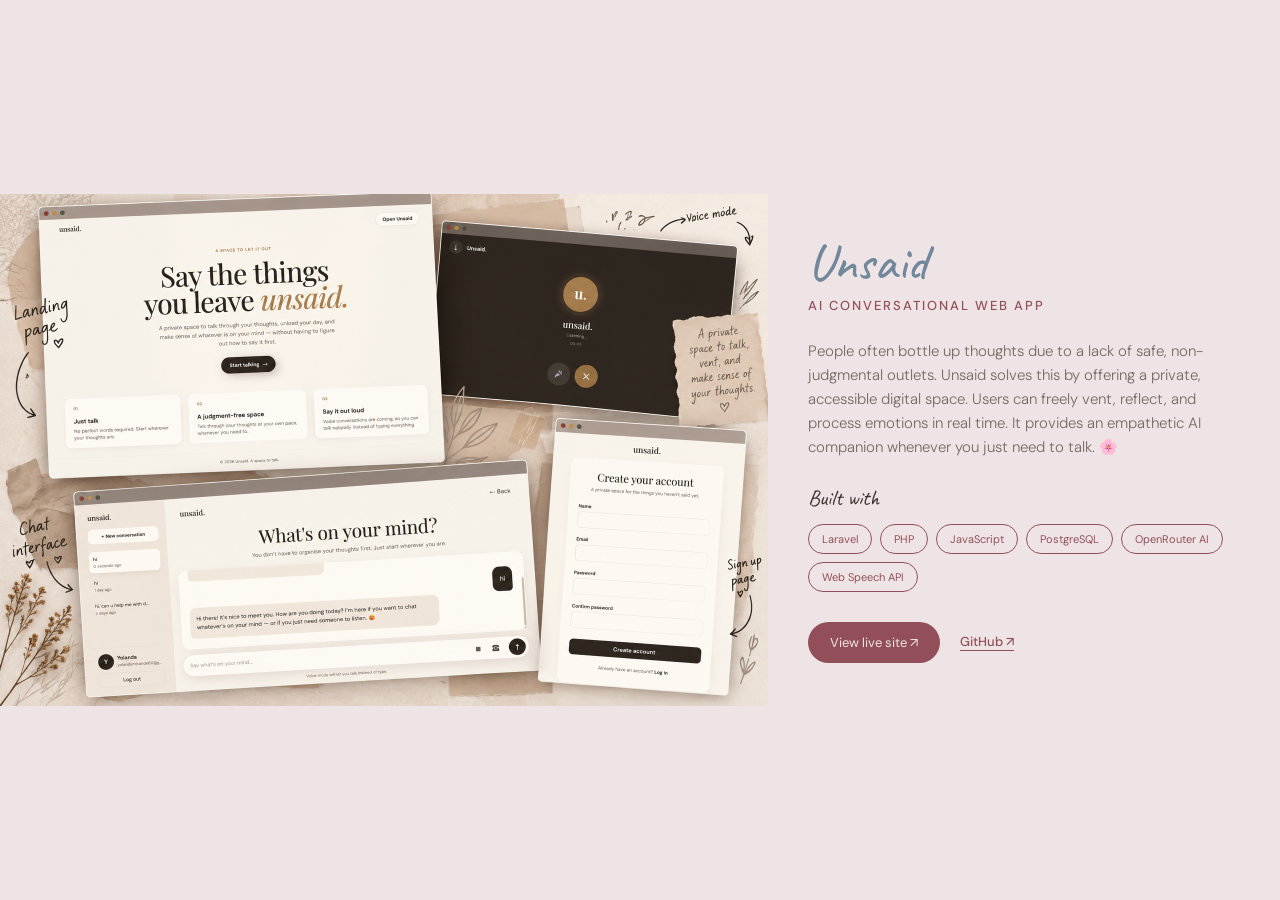
<file: preview/preview-1.html>
<!DOCTYPE html>
<html lang="en">

<head>
    <meta charset="UTF-8">
    <meta name="viewport" content="width=device-width, initial-scale=1.0">

    <title>Unsaid | Project Preview</title>

    <link rel="preconnect" href="https://fonts.googleapis.com">
    <link rel="preconnect" href="https://fonts.gstatic.com" crossorigin>

    <link
        href="https://fonts.googleapis.com/css2?family=Caveat:wght@500;600&family=DM+Sans:wght@300;400;500;600&display=swap"
        rel="stylesheet"
    >

    <link rel="stylesheet" href="preview.css">
</head>

<body>

    <main class="project-preview">

        <!-- LEFT SIDE -->
        <div class="preview-image">

            <img
                src="preview_assets/unsaid_preview.png"
                alt="Unsaid project preview"
            >

        </div>


        <!-- RIGHT SIDE -->
        <div class="preview-details">
            <h1>Unsaid</h1>

            <p class="project-type">
                AI CONVERSATIONAL WEB APP
            </p>

            <p class="project-description">
            People often bottle up thoughts due to a lack of safe, non-judgmental outlets.
Unsaid solves this by offering a private, accessible digital space.
Users can freely vent, reflect, and process emotions in real time.
It provides an empathetic AI companion whenever you just need to talk.
🌸</p>


            <!-- TECH STACK -->
            <div class="tech-section">

                <span class="tech-title">
                    Built with
                </span>

                <div class="tech-stack">

                    <span>Laravel</span>
                    <span>PHP</span>
                    <span>JavaScript</span>
                    <span>PostgreSQL</span>
                    <span>OpenRouter AI</span>
                    <span>Web Speech API</span>

                </div>

            </div>


            <!-- LINKS -->
            <div class="preview-links">

                <a
                    href="https://unsaid-92n9.onrender.com/"
                    target="_blank"
                    rel="noopener noreferrer"
                    class="primary-link"
                >
                    View live site ↗
                </a>

                <a
                    href="https://github.com/YolandaMbande/Unsaid"
                    target="_blank"
                    rel="noopener noreferrer"
                    class="secondary-link"
                >
                    GitHub ↗
                </a>

            </div>

        </div>

    </main>

</body>

</html>
</file>
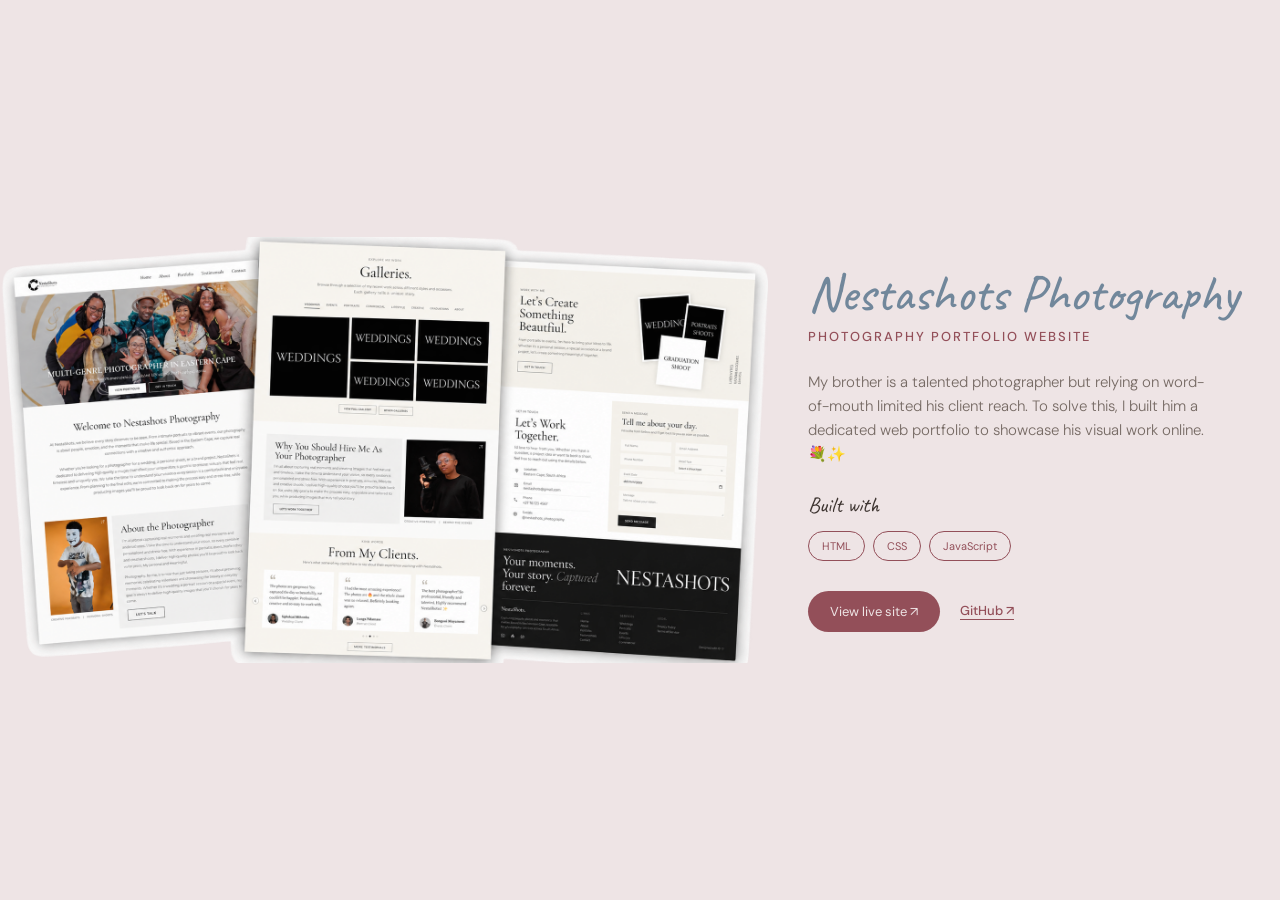
<file: preview/preview-2.html>
<!DOCTYPE html>
<html lang="en">

<head>
    <meta charset="UTF-8">
    <meta name="viewport" content="width=device-width, initial-scale=1.0">

    <title>Nestashots Photography | Project Preview</title>

    <link rel="preconnect" href="https://fonts.googleapis.com">
    <link rel="preconnect" href="https://fonts.gstatic.com" crossorigin>

    <link
        href="https://fonts.googleapis.com/css2?family=Caveat:wght@500;600&family=DM+Sans:wght@300;400;500;600&display=swap"
        rel="stylesheet"
    >

    <link rel="stylesheet" href="preview.css">
</head>

<body>

    <main class="project-preview">

        <!-- LEFT SIDE -->
        <div class="preview-image">

            <img
                src="preview_assets/nestashots_preview.png"
                alt="Nestashots Photography project preview"
            >

        </div>


        <!-- RIGHT SIDE -->
        <div class="preview-details">

            <h1>Nestashots Photography</h1>

            <p class="project-type">
                PHOTOGRAPHY PORTFOLIO WEBSITE
            </p>

            <p class="project-description">
           My brother is a talented photographer but relying on word-of-mouth limited his client reach.
To solve this, I built him a dedicated web portfolio to showcase his visual work online. 💐✨
            </p>


            <!-- TECH STACK -->
            <div class="tech-section">

                <span class="tech-title">
                    Built with
                </span>

                <div class="tech-stack">

                    <span>HTML</span>
                    <span>CSS</span>
                    <span>JavaScript</span>

                </div>

            </div>


            <!-- LINKS -->
            <div class="preview-links">

                <a
                    href="https://yolandambande.github.io/nestashots/"
                    target="_blank"
                    rel="noopener noreferrer"
                    class="primary-link"
                >
                    View live site ↗
                </a>

                <a
                    href="https://github.com/YolandaMbande/nestashots"
                    target="_blank"
                    rel="noopener noreferrer"
                    class="secondary-link"
                >
                    GitHub ↗
                </a>

            </div>

        </div>

    </main>

</body>

</html>
</file>
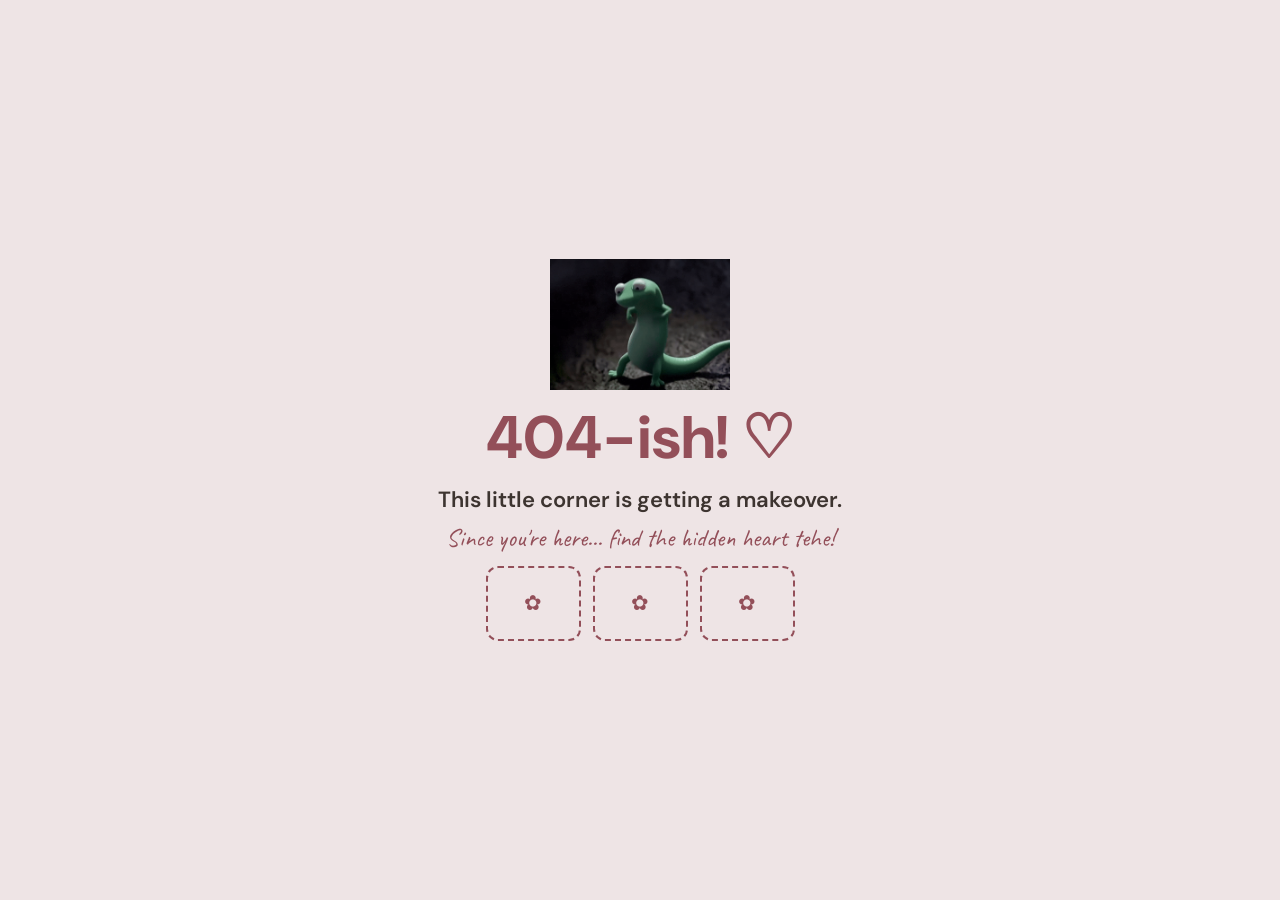
<file: preview/preview-3.html>
<!DOCTYPE html>
<html lang="en">

<head>
    <meta charset="UTF-8">
    <meta name="viewport" content="width=device-width, initial-scale=1.0">

    <title>Link Card | Project Preview</title>

    <link rel="preconnect" href="https://fonts.googleapis.com">
    <link rel="preconnect" href="https://fonts.gstatic.com" crossorigin>

    <link
        href="https://fonts.googleapis.com/css2?family=Caveat:wght@500;600&family=DM+Sans:wght@300;400;500;600&display=swap"
        rel="stylesheet"
    >

    <link rel="stylesheet" href="preview.css">
    <style>

/* =========================
   404 COMING SOON PAGE
========================= */

.coming-soon {
    min-height: 100vh;
    display: flex;
    flex-direction: column;
    align-items: center;
    justify-content: center;
    text-align: center;
    padding: 30px;
    gap: 8px;
    box-sizing: border-box;
}

/* DANCING GIF */

.dancing-gif {
    width: 180px;
    max-width: 80%;
    height: auto;
    object-fit: contain;
}

/* 404 HEADING */

.coming-soon h1 {
    font-family: "DM Sans", sans-serif;
    font-size: 60px;
    color: #934F59;
    margin: 0;
}

/* COMING SOON MESSAGE */

.coming-soon-title {
    font-size: 22px;
    font-weight: 600;
    color: #3D3430;
    margin: 0;
}

.coming-soon-text {
    max-width: 350px;
    line-height: 1.7;
    color: #766A64;
    margin: 0;
}

/* =========================
   MINI HEART GAME
========================= */

.mini-game {
    margin-top: 0;
    text-align: center;
}

.game-title {
    font-family: "Caveat", cursive;
    font-size: 25px;
    color: #934F59;
    margin: 0 0 12px;
}

/* GAME CARDS */

.game-cards {
    display: flex;
    justify-content: center;
    gap: 12px;
}

.game-card {
    position: relative;
    display: block;
    width: 95px;
    height: 75px;
    cursor: pointer;
    perspective: 600px;
}

.game-card input {
    position: absolute;
    opacity: 0;
}

/* CARD FRONT & BACK */

.card-front,
.card-back {
    position: absolute;
    inset: 0;
    display: flex;
    align-items: center;
    justify-content: center;
    box-sizing: border-box;
    border: 2px dashed #934F59;
    border-radius: 12px;
    background: #EEE4E5;
    color: #934F59;
    font-family: "Sans Serrif", cursive;
    font-size: 21px;
    transition: transform 0.4s, opacity 0.4s;
}

.card-back {
    opacity: 0;
    transform: rotateY(180deg);
    font-size: 17px;
    padding: 5px;
}

/* CARD REVEAL */

.game-card input:checked ~ .card-front {
    opacity: 0;
    transform: rotateY(180deg);
}

.game-card input:checked ~ .card-back {
    opacity: 1;
    transform: rotateY(0);
}

/* HOVER EFFECT */

.game-card:hover .card-front {
    background: #F8EFF0;
}

/* KEYBOARD FOCUS */

.game-card:focus-within {
    outline: 2px solid #934F59;
    outline-offset: 4px;
    border-radius: 12px;
}

/* =========================
   MOBILE RESPONSIVENESS
========================= */

@media (max-width: 480px) {

    .coming-soon {
        padding: 20px;
        gap: 8px;
    }

    .dancing-gif {
        width: 140px;
    }

    .coming-soon h1 {
        font-size: 45px;
    }

    .coming-soon-title {
        font-size: 17px;
    }

    .game-title {
        font-size: 22px;
    }

    .game-cards {
        gap: 8px;
    }

    .game-card {
        width: 85px;
        height: 70px;
    }

    .card-back {
        font-size: 15px;
    }
}

    </style>
</head>

<body>

    <main class="coming-soon">

        <img
            src="../assets/cute.gif"
            alt="Dancing while the project is under construction"
            class="dancing-gif"
        >

        <h1>404-ish! ♡</h1>

        <p class="coming-soon-title">
            This little corner is getting a makeover.
        </p>

        
<div class="mini-game">

    <p class="game-title">
        Since you're here... find the hidden heart tehe!
    </p>

    <div class="game-cards">

        <label class="game-card">
            <input type="radio" name="heart-game">
            <span class="card-front">✿</span>
            <span class="card-back">Not here! ☁</span>
        </label>

        <label class="game-card">
            <input type="radio" name="heart-game">
            <span class="card-front">✿</span>
            <span class="card-back">You found me! ♡</span>
        </label>

        <label class="game-card">
            <input type="radio" name="heart-game">
            <span class="card-front">✿</span>
            <span class="card-back">Try again! ✨</span>
        </label>

    </div>

</div>


    </main>

</body>

<!--
<body>

    <main class="project-preview">
        <div class="preview-image">

            <img
                src="preview_assets/linkcard_preview.png"
                alt="Link Card project preview"
            >

        </div>

        <div class="preview-details">

            <span class="preview-label">
                Project spotlight ♡
            </span>

            <h1>Link Card</h1>

            <p class="project-type">
                PERSONAL LINK PAGE
            </p>

            <p class="project-description">
                A responsive personal link page that brings my social media,
                developer platforms, portfolio and contact information together
                in one place. It includes light and dark themes with a saved
                theme preference for returning visitors.
            </p>
            <div class="tech-section">

                <span class="tech-title">
                    Built with
                </span>

                <div class="tech-stack">

                    <span>HTML</span>
                    <span>CSS</span>
                    <span>JavaScript</span>
                    <span>Bootstrap Icons</span>

                </div>

            </div>

            <div class="preview-links">

                <a
                    href="https://yolanda-links.vercel.app/"
                    target="_blank"
                    rel="noopener noreferrer"
                    class="primary-link"
                >
                    View live site ↗
                </a>

                <a
                    href="https://github.com/YolandaMbande/link_card"
                    target="_blank"
                    rel="noopener noreferrer"
                    class="secondary-link"
                >
                    GitHub ↗
                </a>

            </div>

        </div>

    </main>

</body> -->

</html>
</file>
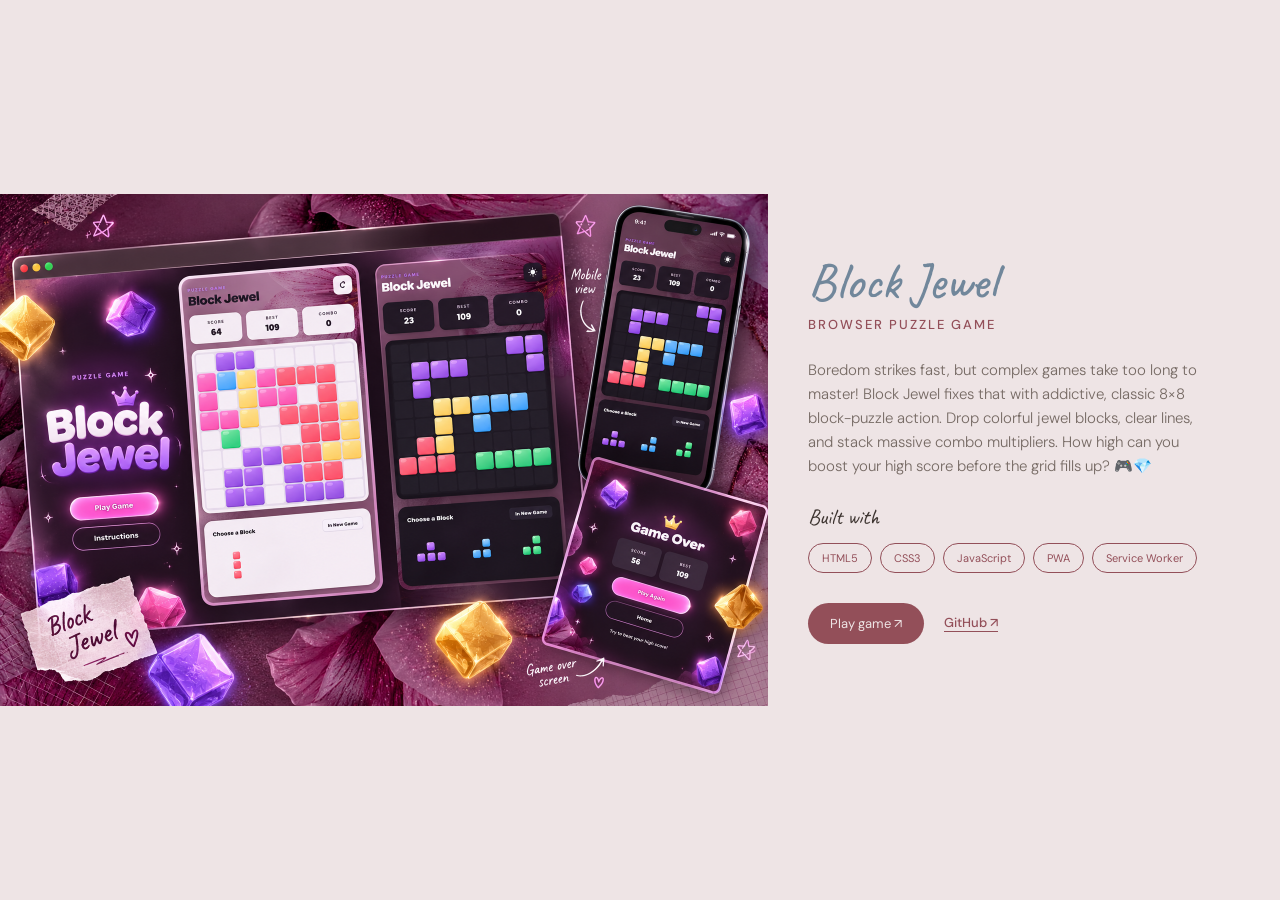
<file: preview/preview-4.html>
<!DOCTYPE html>
<html lang="en">

<head>
    <meta charset="UTF-8">
    <meta name="viewport" content="width=device-width, initial-scale=1.0">

    <title>Block Jewel | Project Preview</title>

    <link rel="preconnect" href="https://fonts.googleapis.com">
    <link rel="preconnect" href="https://fonts.gstatic.com" crossorigin>

    <link
        href="https://fonts.googleapis.com/css2?family=Caveat:wght@500;600&family=DM+Sans:wght@300;400;500;600&display=swap"
        rel="stylesheet"
    >

    <link rel="stylesheet" href="preview.css">
</head>

<body>

    <main class="project-preview">

        <!-- LEFT SIDE -->
        <div class="preview-image">

            <img
                src="preview_assets/block_puzzle_preview.png"
                alt="Block Jewel project preview"
            >

        </div>


        <!-- RIGHT SIDE -->
        <div class="preview-details">

            <h1>Block Jewel</h1>

            <p class="project-type">
                BROWSER PUZZLE GAME
            </p>

            <p class="project-description">
               Boredom strikes fast, but complex games take too long to master! 
Block Jewel fixes that with addictive, classic 8×8 block-puzzle action. 
Drop colorful jewel blocks, clear lines, and stack massive combo multipliers. 
How high can you boost your high score before the grid fills up? 🎮💎
            </p>


            <!-- TECH STACK -->
            <div class="tech-section">

                <span class="tech-title">
                    Built with
                </span>

                <div class="tech-stack">

                    <span>HTML5</span>
                    <span>CSS3</span>
                    <span>JavaScript</span>
                    <span>PWA</span>
                    <span>Service Worker</span>

                </div>

            </div>


            <!-- LINKS -->
            <div class="preview-links">

                <a
                    href="https://block-puzzle-amber.vercel.app/"
                    target="_blank"
                    rel="noopener noreferrer"
                    class="primary-link"
                >
                    Play game ↗
                </a>

                <a
                    href="https://github.com/YolandaMbande/block-puzzle"
                    target="_blank"
                    rel="noopener noreferrer"
                    class="secondary-link"
                >
                    GitHub ↗
                </a>

            </div>

        </div>

    </main>

</body>

</html>
</file>
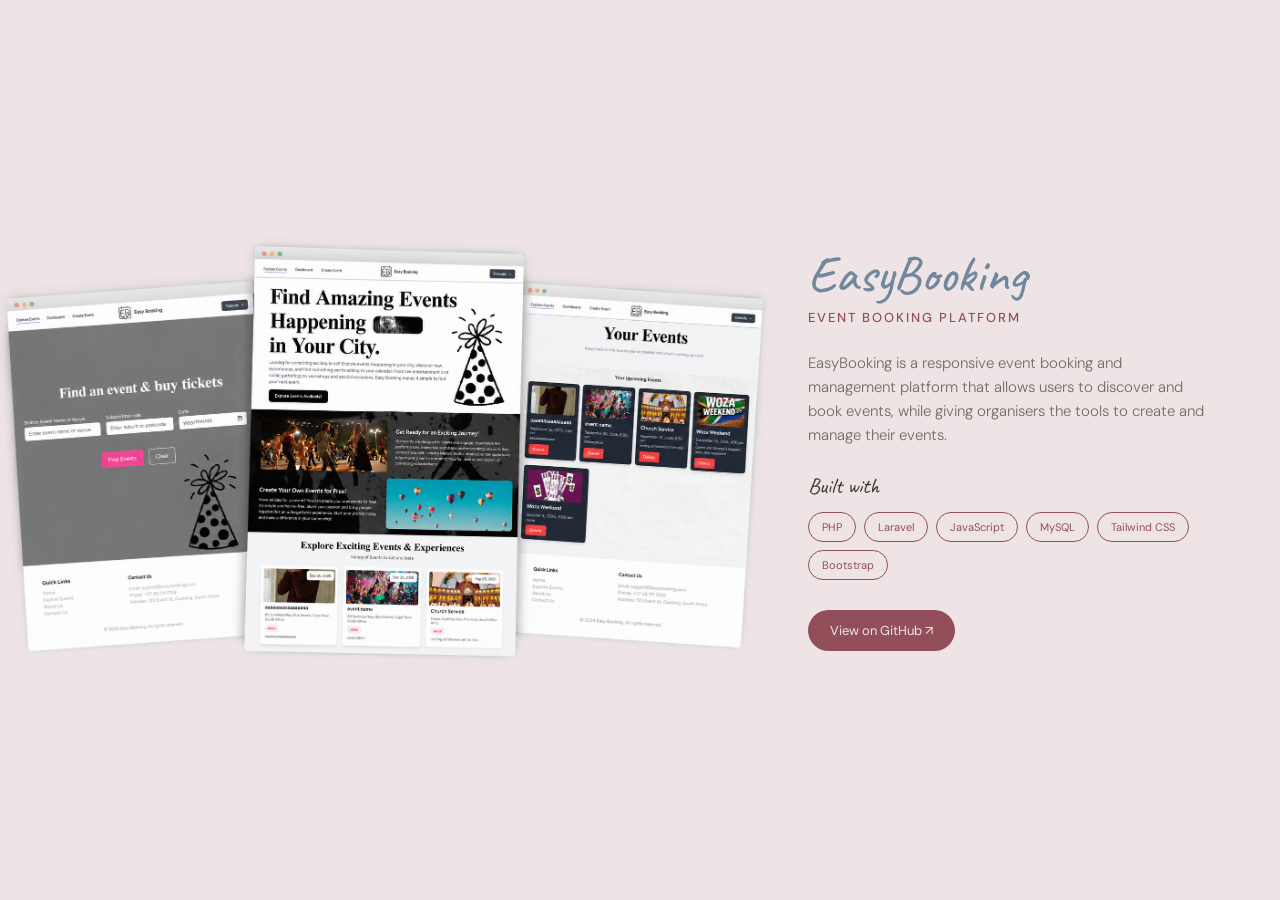
<file: preview/preview-5.html>
<!DOCTYPE html>
<html lang="en">

<head>
    <meta charset="UTF-8">
    <meta name="viewport" content="width=device-width, initial-scale=1.0">

    <title>EasyBooking | Project Preview</title>

    <link rel="preconnect" href="https://fonts.googleapis.com">
    <link rel="preconnect" href="https://fonts.gstatic.com" crossorigin>

    <link
        href="https://fonts.googleapis.com/css2?family=Caveat:wght@500;600&family=DM+Sans:wght@300;400;500;600&display=swap"
        rel="stylesheet"
    >

    <link rel="stylesheet" href="preview.css">
</head>

<body>

    <main class="project-preview">

        <!-- LEFT SIDE -->
        <div class="preview-image">

            <img
                src="preview_assets/easybooking_preview.png"
                alt="EasyBooking project preview"
            >

        </div>


        <!-- RIGHT SIDE -->
        <div class="preview-details">

            <h1>EasyBooking</h1>

            <p class="project-type">
                EVENT BOOKING PLATFORM
            </p>

            <p class="project-description">
                EasyBooking is a responsive event booking and management
                platform that allows users to discover and book events,
                while giving organisers the tools to create and manage
                their events.
            </p>


            <!-- TECH STACK -->
            <div class="tech-section">

                <span class="tech-title">
                    Built with
                </span>

                <div class="tech-stack">

                    <span>PHP</span>
                    <span>Laravel</span>
                    <span>JavaScript</span>
                    <span>MySQL</span>
                    <span>Tailwind CSS</span>
                    <span>Bootstrap</span>

                </div>

            </div>


            <!-- LINKS -->
            <div class="preview-links">

                <a
                    href="https://github.com/YolandaMbande/easybooking"
                    target="_blank"
                    rel="noopener noreferrer"
                    class="primary-link"
                >
                    View on GitHub ↗
                </a>

            </div>

        </div>

    </main>

</body>

</html>
</file>
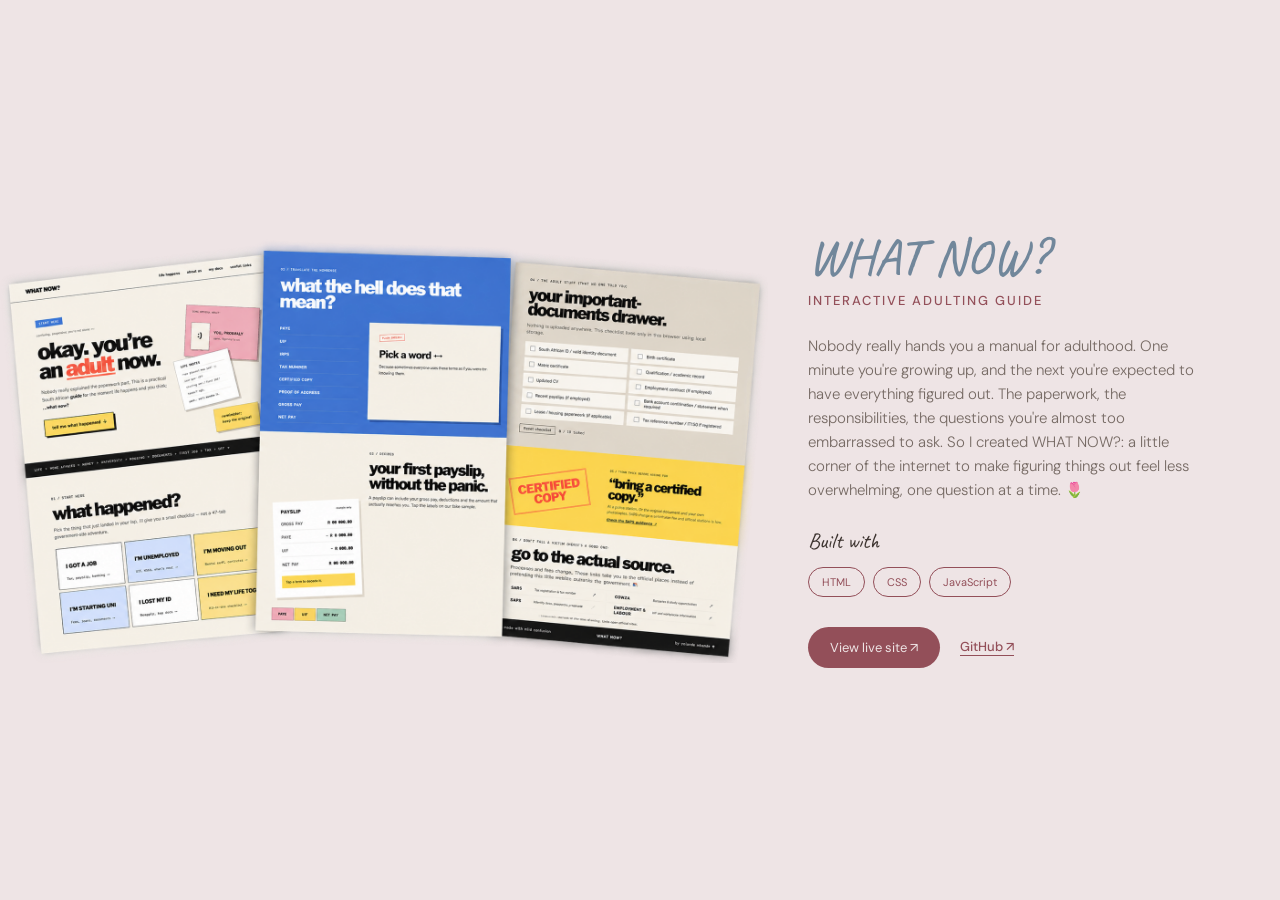
<file: preview/preview-6.html>
<!DOCTYPE html>
<html lang="en">

<head>
    <meta charset="UTF-8">
    <meta name="viewport" content="width=device-width, initial-scale=1.0">

    <title>WHAT NOW? | Project Preview</title>

    <link rel="preconnect" href="https://fonts.googleapis.com">
    <link rel="preconnect"
          href="https://fonts.gstatic.com"
          crossorigin>

    <link
        href="https://fonts.googleapis.com/css2?family=Caveat:wght@500;600&family=DM+Sans:wght@300;400;500;600&display=swap"
        rel="stylesheet"
    >

    <link rel="stylesheet" href="preview.css">
</head>

<body>

    <main class="project-preview">

        <!-- LEFT SIDE -->
        <div class="preview-image">

            <img
                src="preview_assets/what-now_preview.png"
                alt="WHAT NOW? project preview"
            >

        </div>

        <!-- RIGHT SIDE -->
        <div class="preview-details">

            <h1>WHAT NOW?</h1>

            <p class="project-type">
                INTERACTIVE ADULTING GUIDE
            </p>

            <!-- PROBLEM & SOLUTION -->
            <p class="project-description">
                Nobody really hands you a manual for adulthood.
                One minute you're growing up, and the next
                you're expected to have everything figured out.
                The paperwork, the responsibilities, the
                questions you're almost too embarrassed to ask.

                So I created WHAT NOW?: a little corner of
                the internet to make figuring things out feel
                less overwhelming, one question at a time. 🌷
            </p>

            <!-- TECH STACK -->
            <div class="tech-section">

                <span class="tech-title">
                    Built with
                </span>

                <div class="tech-stack">

                    <span>HTML</span>
                    <span>CSS</span>
                    <span>JavaScript</span>

                </div>

            </div>

            <!-- LINKS -->
            <div class="preview-links">

                <a
                    href="https://yolandambande.github.io/what-now/"
                    target="_blank"
                    rel="noopener noreferrer"
                    class="primary-link"
                >
                    View live site ↗
                </a>

                <a
                    href="https://github.com/YolandaMbande/what-now"
                    target="_blank"
                    rel="noopener noreferrer"
                    class="secondary-link"
                >
                    GitHub ↗
                </a>

            </div>

        </div>

    </main>

</body>

</html>
</file>
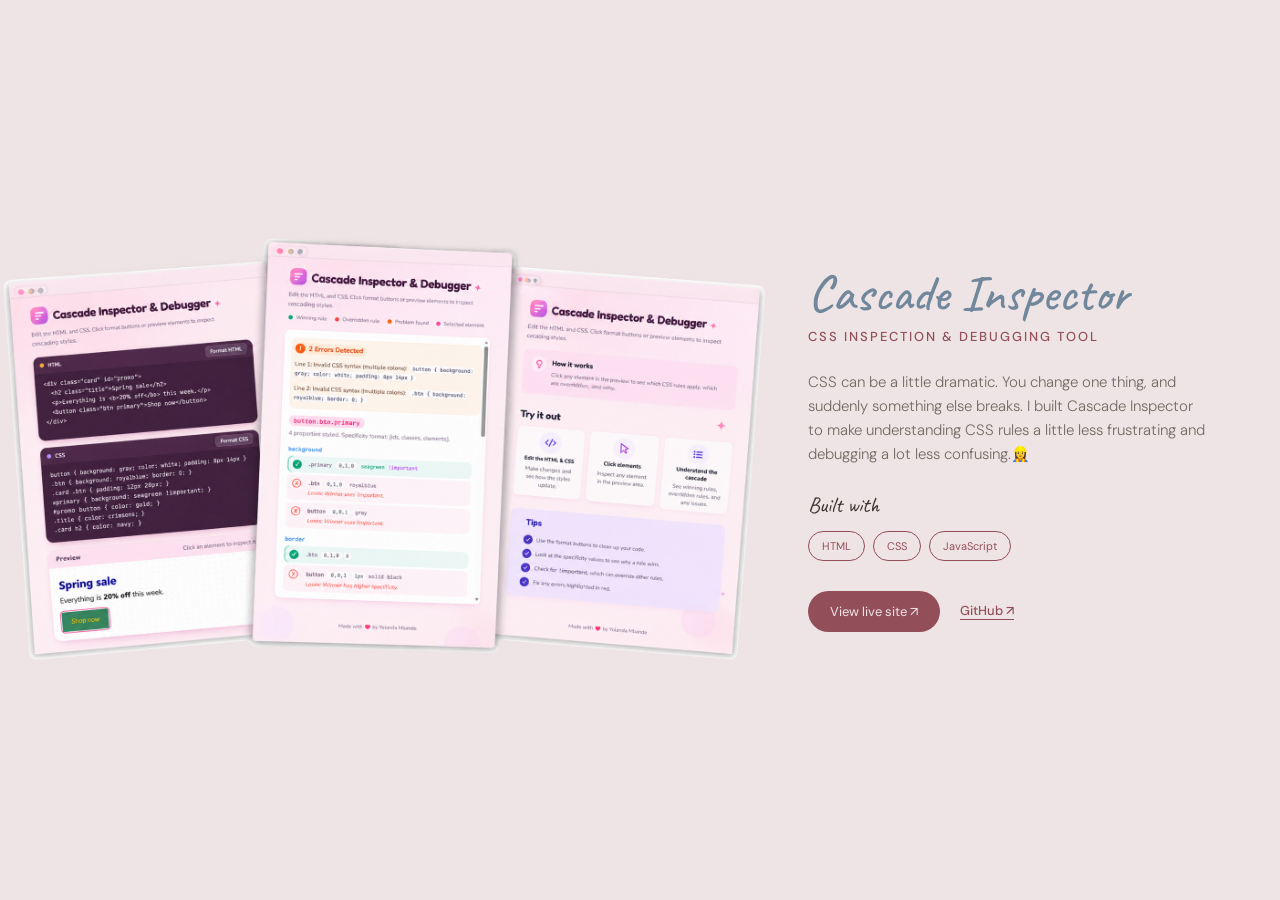
<file: preview/preview-7.html>
<!DOCTYPE html>
<html lang="en">

<head>
    <meta charset="UTF-8">
    <meta name="viewport" content="width=device-width, initial-scale=1.0">

    <title>Cascade Inspector | Project Preview</title>

    <link rel="preconnect" href="https://fonts.googleapis.com">
    <link rel="preconnect"
          href="https://fonts.gstatic.com" crossorigin>

    <link
        href="https://fonts.googleapis.com/css2?family=Caveat:wght@500;600&family=DM+Sans:wght@300;400;500;600&display=swap"
        rel="stylesheet"
    >

    <link rel="stylesheet" href="preview.css">
</head>

<body>

    <main class="project-preview">

        <!-- LEFT SIDE -->
        <div class="preview-image">

            <img
                src="preview_assets/cascade-inspector_preview.png"
                alt="Cascade Inspector project preview"
            >

        </div>

        <!-- RIGHT SIDE -->
        <div class="preview-details">

            <h1>Cascade Inspector</h1>

            <p class="project-type">
                CSS INSPECTION & DEBUGGING TOOL
            </p>

            <!-- PROBLEM & SOLUTION -->
            <p class="project-description">
                CSS can be a little dramatic. You change one thing, and suddenly something else breaks. I built Cascade Inspector to make understanding CSS rules a little less frustrating and debugging a lot less confusing.👷‍♀️
            </p>

            <!-- TECH STACK -->
            <div class="tech-section">

                <span class="tech-title">
                    Built with
                </span>

                <div class="tech-stack">
                    <span>HTML</span>
                    <span>CSS</span>
                    <span>JavaScript</span>
                </div>

            </div>

            <!-- LINKS -->
            <div class="preview-links">

                <a
                    href="https://yolandambande.github.io/Cascade-Inspector/"
                    target="_blank"
                    rel="noopener noreferrer"
                    class="primary-link"
                >
                    View live site ↗
                </a>

                <a
                    href="https://github.com/YolandaMbande/Cascade-Inspector"
                    target="_blank"
                    rel="noopener noreferrer"
                    class="secondary-link"
                >
                    GitHub ↗
                </a>

            </div>

        </div>

    </main>

</body>

</html>
</file>
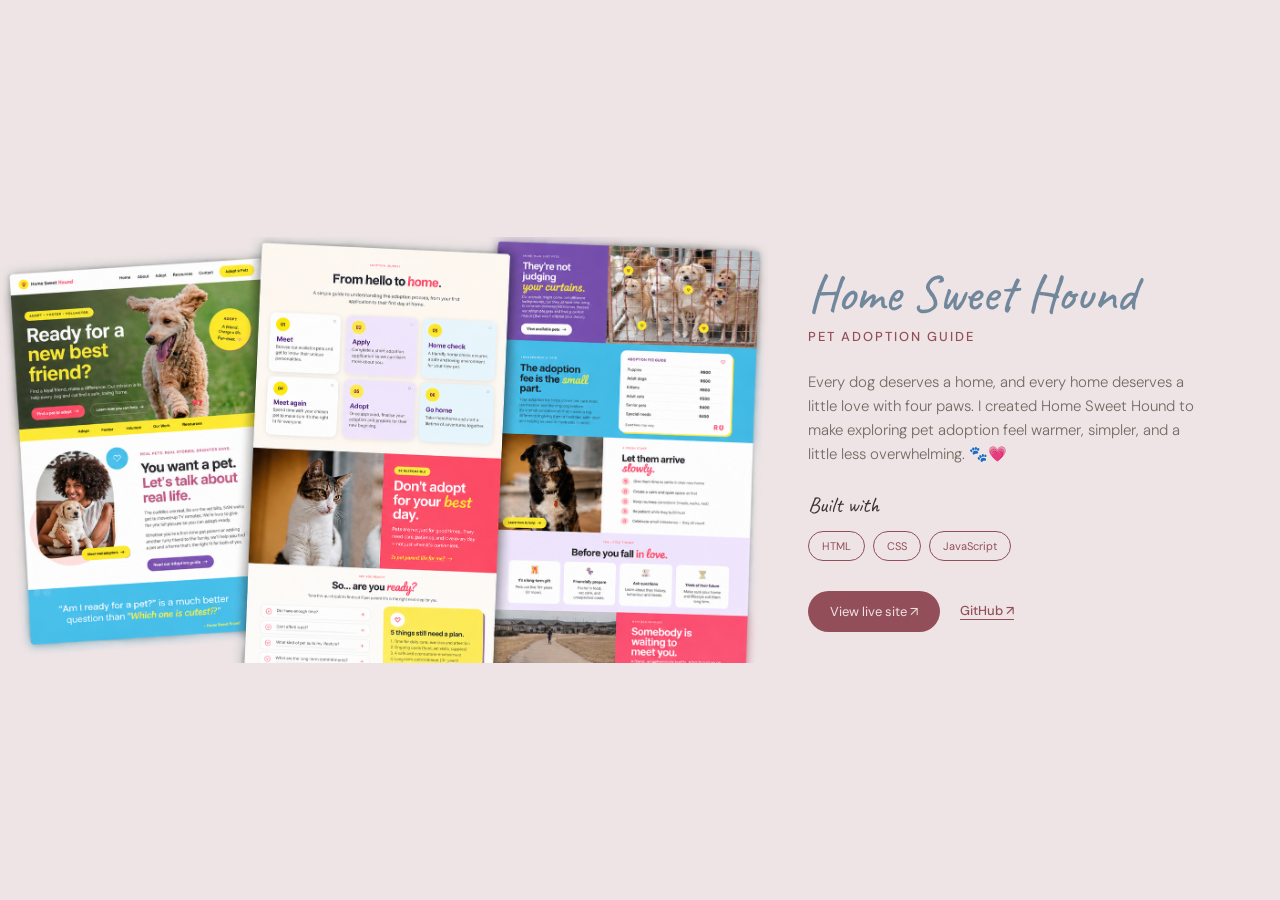
<file: preview/preview-8.html>
<!DOCTYPE html>
<html lang="en">

<head>
    <meta charset="UTF-8">
    <meta name="viewport" content="width=device-width, initial-scale=1.0">

    <title>Home Sweet Hound | Project Preview</title>

    <link rel="preconnect" href="https://fonts.googleapis.com">
    <link rel="preconnect"
          href="https://fonts.gstatic.com" crossorigin>

    <link
        href="https://fonts.googleapis.com/css2?family=Caveat:wght@500;600&family=DM+Sans:wght@300;400;500;600&display=swap"
        rel="stylesheet"
    >

    <link rel="stylesheet" href="preview.css">
</head>

<body>

    <main class="project-preview">

        <!-- LEFT SIDE -->
        <div class="preview-image">

            <img
                src="preview_assets/home_sweet_hound_showcase.png"
                alt="Home Sweet Hound project preview"
            >

        </div>

        <!-- RIGHT SIDE -->
        <div class="preview-details">

            <h1>Home Sweet Hound</h1>

            <p class="project-type">
                PET ADOPTION GUIDE
            </p>

            <!-- PROBLEM & SOLUTION -->
            <p class="project-description">
                Every dog deserves a home, and every home
                deserves a little love with four paws.
                I created Home Sweet Hound to make exploring
                pet adoption feel warmer, simpler, and a
                little less overwhelming. 🐾💗
            </p>

            <!-- TECH STACK -->
            <div class="tech-section">

                <span class="tech-title">
                    Built with
                </span>

                <div class="tech-stack">
                    <span>HTML</span>
                    <span>CSS</span>
                    <span>JavaScript</span>
                </div>

            </div>

            <!-- LINKS -->
            <div class="preview-links">

                <a
                    href="https://yolandambande.github.io/home-sweet-hound/"
                    target="_blank"
                    rel="noopener noreferrer"
                    class="primary-link"
                >
                    View live site ↗
                </a>

                <a
                    href="https://github.com/YolandaMbande/home-sweet-hound"
                    target="_blank"
                    rel="noopener noreferrer"
                    class="secondary-link"
                >
                    GitHub ↗
                </a>

            </div>

        </div>

    </main>

</body>

</html>
</file>
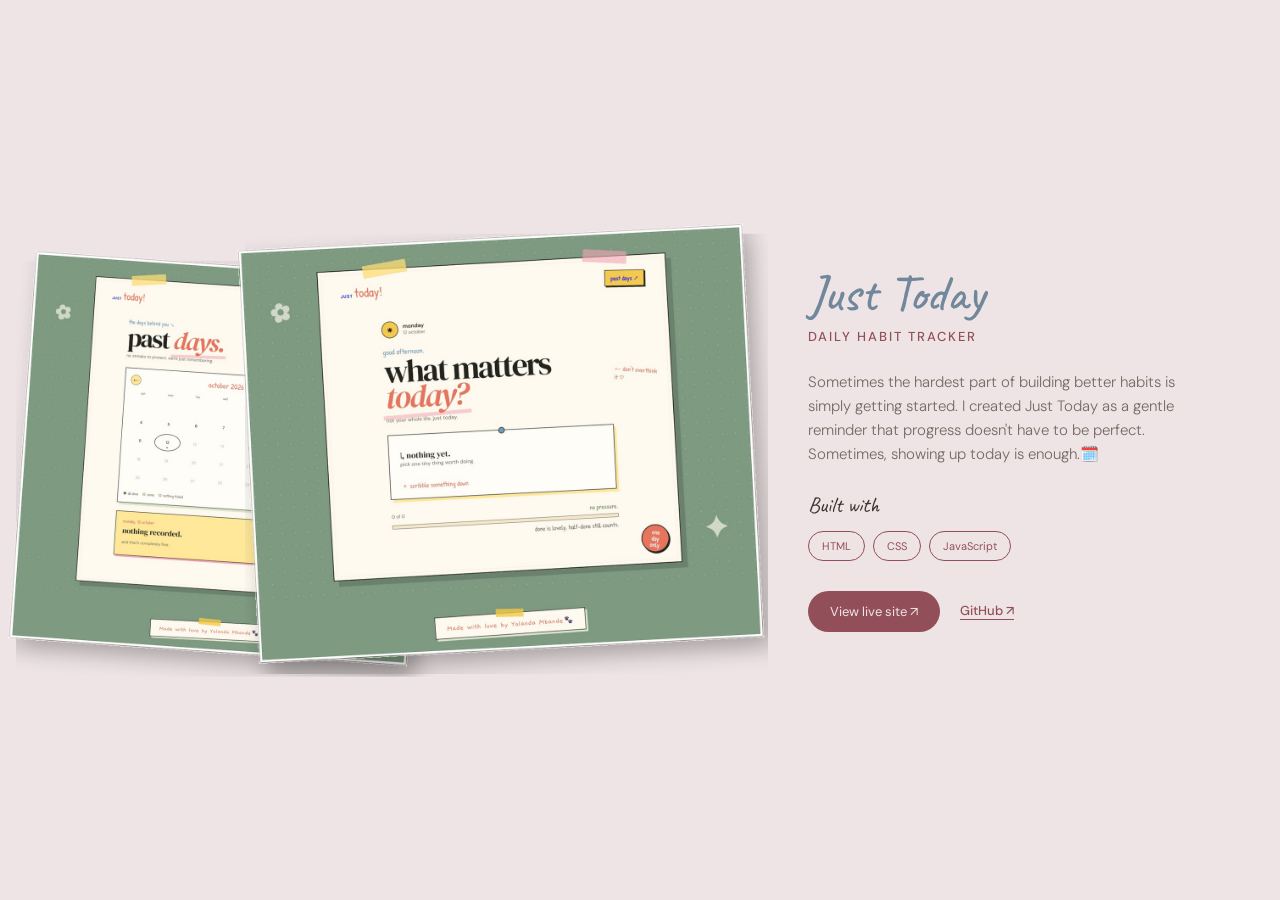
<file: preview/preview-9.html>
<!DOCTYPE html>
<html lang="en">

<head>
    <meta charset="UTF-8">
    <meta name="viewport" content="width=device-width, initial-scale=1.0">

    <title>Just Today | Project Preview</title>

    <link rel="preconnect" href="https://fonts.googleapis.com">
    <link rel="preconnect"
          href="https://fonts.gstatic.com" crossorigin>

    <link
        href="https://fonts.googleapis.com/css2?family=Caveat:wght@500;600&family=DM+Sans:wght@300;400;500;600&display=swap"
        rel="stylesheet"
    >

    <link rel="stylesheet" href="preview.css">
</head>

<body>

    <main class="project-preview">

        <!-- LEFT SIDE -->
        <div class="preview-image">

            <img
                src="preview_assets/just-today_preview.png"
                alt="Just Today project preview"
            >

        </div>

        <!-- RIGHT SIDE -->
        <div class="preview-details">

            <h1>Just Today</h1>

            <p class="project-type">
                DAILY HABIT TRACKER
            </p>

            <!-- PROBLEM & SOLUTION -->
            <p class="project-description">
                Sometimes the hardest part of building
                better habits is simply getting started.
                I created Just Today as a gentle reminder
                that progress doesn't have to be perfect.
                Sometimes, showing up today is enough.🗓️
            </p>

            <!-- TECH STACK -->
            <div class="tech-section">

                <span class="tech-title">
                    Built with
                </span>

                <div class="tech-stack">
                    <span>HTML</span>
                    <span>CSS</span>
                    <span>JavaScript</span>
                </div>

            </div>

            <!-- LINKS -->
            <div class="preview-links">

                <a
                    href="https://yolandambande.github.io/just-today/"
                    target="_blank"
                    rel="noopener noreferrer"
                    class="primary-link"
                >
                    View live site ↗
                </a>

                <a
                    href="https://github.com/YolandaMbande/just-today"
                    target="_blank"
                    rel="noopener noreferrer"
                    class="secondary-link"
                >
                    GitHub ↗
                </a>

            </div>

        </div>

    </main>

</body>

</html>
</file>
<file: preview/preview.css>
/* =========================
   PROJECT PREVIEW THEME
========================= */

:root {
    --paper: #EEE4E5;
    --terracotta: #934F59;
    --teal: #71879B;
    --text: #3D3430;
    --soft: #C7B59E;
    --muted-text: #766A64;
}

* {
    box-sizing: border-box;
}

html,
body {
    margin: 0;
    width: 100%;
    min-height: 100%;
}

body {
    font-family: "DM Sans", sans-serif;
    color: var(--text);
    background: var(--paper);
}


/* =========================
   LAYOUT
========================= */

.project-preview {
    width: 100%;
    min-height: 100vh;

    display: grid;
    grid-template-columns: minmax(0, 60%) minmax(0, 40%);

    background: var(--paper);
}


/* =========================
   LEFT IMAGE
========================= */

.preview-image {
    width: 100%;
    min-width: 0;
    min-height: 100vh;

    display: flex;
    align-items: center;
    justify-content: center;

    padding: 40px 0;

    overflow: hidden;

    background: var(--paper);
}

.preview-image img {
    width: 100%;
    height: auto;
    max-height: 80vh;

    display: block;

    object-fit: contain;
    object-position: center;
}


/* =========================
   RIGHT DETAILS
========================= */

.preview-details {
    min-width: 0;
    min-height: 100vh;

    padding: 40px;

    display: flex;
    flex-direction: column;
    justify-content: center;

    background: var(--paper);
}


/* Little handwritten label */

.preview-label {
    margin-bottom: 10px;

    font-family: "Caveat", cursive;
    font-size: 22px;

    color: var(--terracotta);
}


/* Project name */

.preview-details h1 {
    margin: 0;

    font-family: "Caveat", cursive;
    font-size: clamp(45px, 4vw, 55px);
    font-weight: 500;
    line-height: 1;

    color: var(--teal);
}


/* Project type */

.project-type {
    margin: 8px 0 25px;

    font-size: 13px;
    font-weight: 500;

    letter-spacing: 2px;

    color: var(--terracotta);
}


/* Description */

.project-description {
    width: 100%;
    max-width: 400px;

    margin: 0 0 25px;

    color: var(--muted-text);

    font-size: 15px;
    font-weight: 300;
    line-height: 1.6;
}


/* =========================
   TECH STACK
========================= */

.tech-section {
    margin-bottom: 30px;
}

.tech-title {
    display: block;

    margin-bottom: 12px;

    font-family: "Caveat", cursive;
    font-size: 22px;

    color: var(--text);
}

.tech-stack {
    display: flex;
    flex-wrap: wrap;

    gap: 8px;
}

.tech-stack span {
    padding: 7px 13px;

    border: 1px solid var(--terracotta);
    border-radius: 20px;

    color: var(--terracotta);

    font-size: 11px;
}


/* =========================
   LINKS
========================= */

.preview-links {
    display: flex;
    align-items: center;
    flex-wrap: wrap;

    gap: 20px;
}

.preview-links a {
    text-decoration: none;
}

.primary-link {
    display: inline-block;

    padding: 12px 22px;

    border-radius: 25px;

    background: var(--terracotta);
    color: var(--paper);

    font-size: 13px;

    transition:
        transform 0.2s ease,
        opacity 0.2s ease;
}

.primary-link:hover {
    transform: translateY(-2px);
}

.secondary-link {
    color: var(--terracotta);

    font-size: 13px;
    font-weight: 500;

    border-bottom: 1px solid var(--terracotta);
}


/* =========================
   TABLET
========================= */

@media (max-width: 1000px) {

    .project-preview {
        grid-template-columns: 55% 45%;
    }

    .preview-details {
        padding: 35px 30px;
    }

    .preview-details h1 {
        font-size: 48px;
    }

    .project-description {
        font-size: 14px;
    }
}


/* =========================
   MOBILE
========================= */

@media (max-width: 800px) {

    body {
        overflow-x: hidden;
    }

    .project-preview {
        display: block;

        width: 100%;
        min-height: 100vh;
    }


    /* PROJECT IMAGE */

    .preview-image {
        width: 100%;
        min-height: auto;

        padding: 25px 20px 10px;

        display: block;

        overflow: visible;
    }

    .preview-image img {
        width: 100%;
        height: auto;
        max-height: none;

        object-fit: contain;

        border-radius: 16px;
    }


    /* PROJECT INFORMATION */

    .preview-details {
        width: 100%;
        min-height: auto;

        padding: 30px 25px 50px;

        display: block;
    }

    .preview-label {
        font-size: 20px;
        margin-bottom: 8px;
    }

    .preview-details h1 {
        font-size: clamp(42px, 13vw, 55px);
        line-height: 0.95;
    }

    .project-type {
        margin: 10px 0 20px;

        font-size: 11px;
        line-height: 1.5;

        letter-spacing: 1.5px;
    }

    .project-description {
        width: 100%;
        max-width: none;

        margin-bottom: 25px;

        font-size: 14px;
        line-height: 1.6;
    }


    /* TECH */

    .tech-section {
        margin-bottom: 28px;
    }

    .tech-title {
        font-size: 21px;
    }

    .tech-stack {
        gap: 7px;
    }

    .tech-stack span {
        padding: 6px 11px;
        font-size: 10px;
    }


    /* LINKS */

    .preview-links {
        width: 100%;

        gap: 15px;
    }

    .primary-link {
        padding: 11px 20px;
    }
}


/* =========================
   SMALL PHONES
========================= */

@media (max-width: 480px) {

    .preview-image {
        padding: 20px 15px 5px;
    }

    .preview-details {
        padding: 25px 20px 40px;
    }

    .preview-details h1 {
        font-size: 43px;
    }

    .preview-links {
        flex-direction: column;
        align-items: flex-start;

        gap: 15px;
    }

    .primary-link {
        width: 100%;

        text-align: center;
    }
}
</file>
